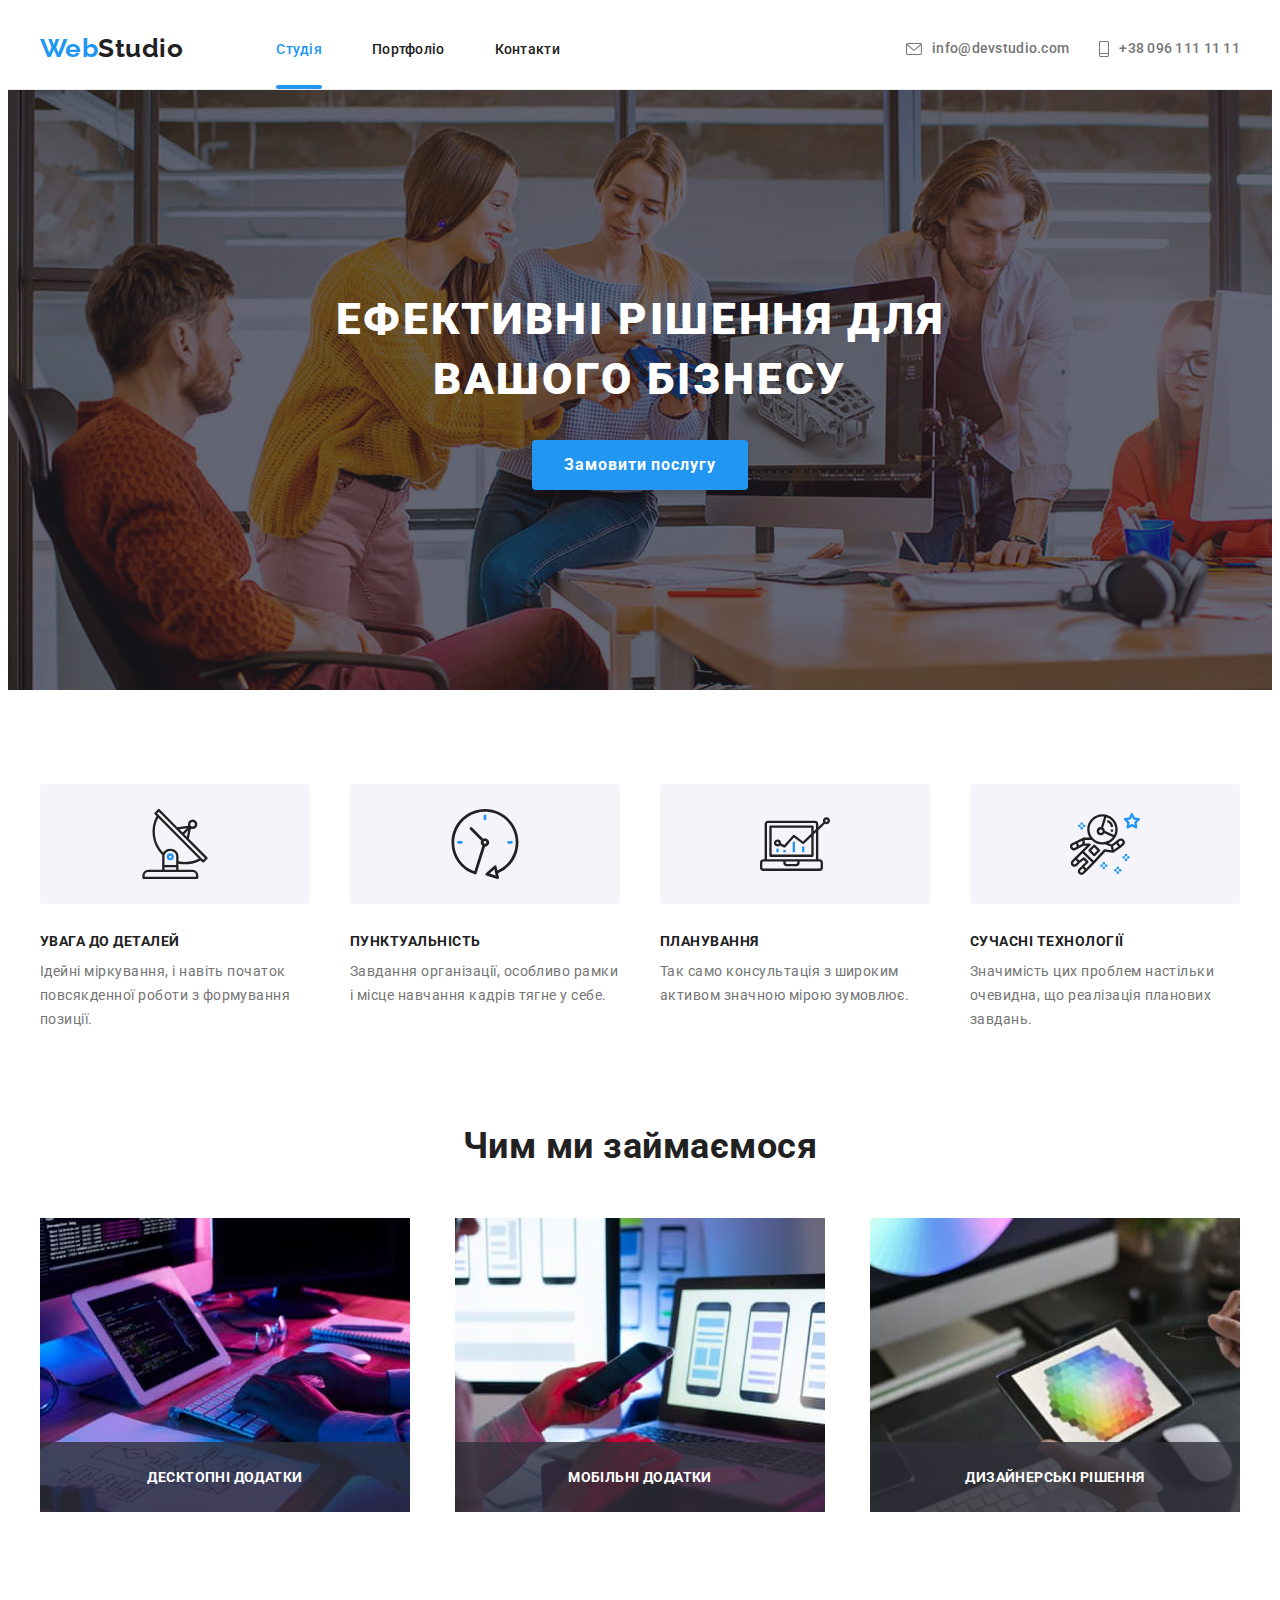
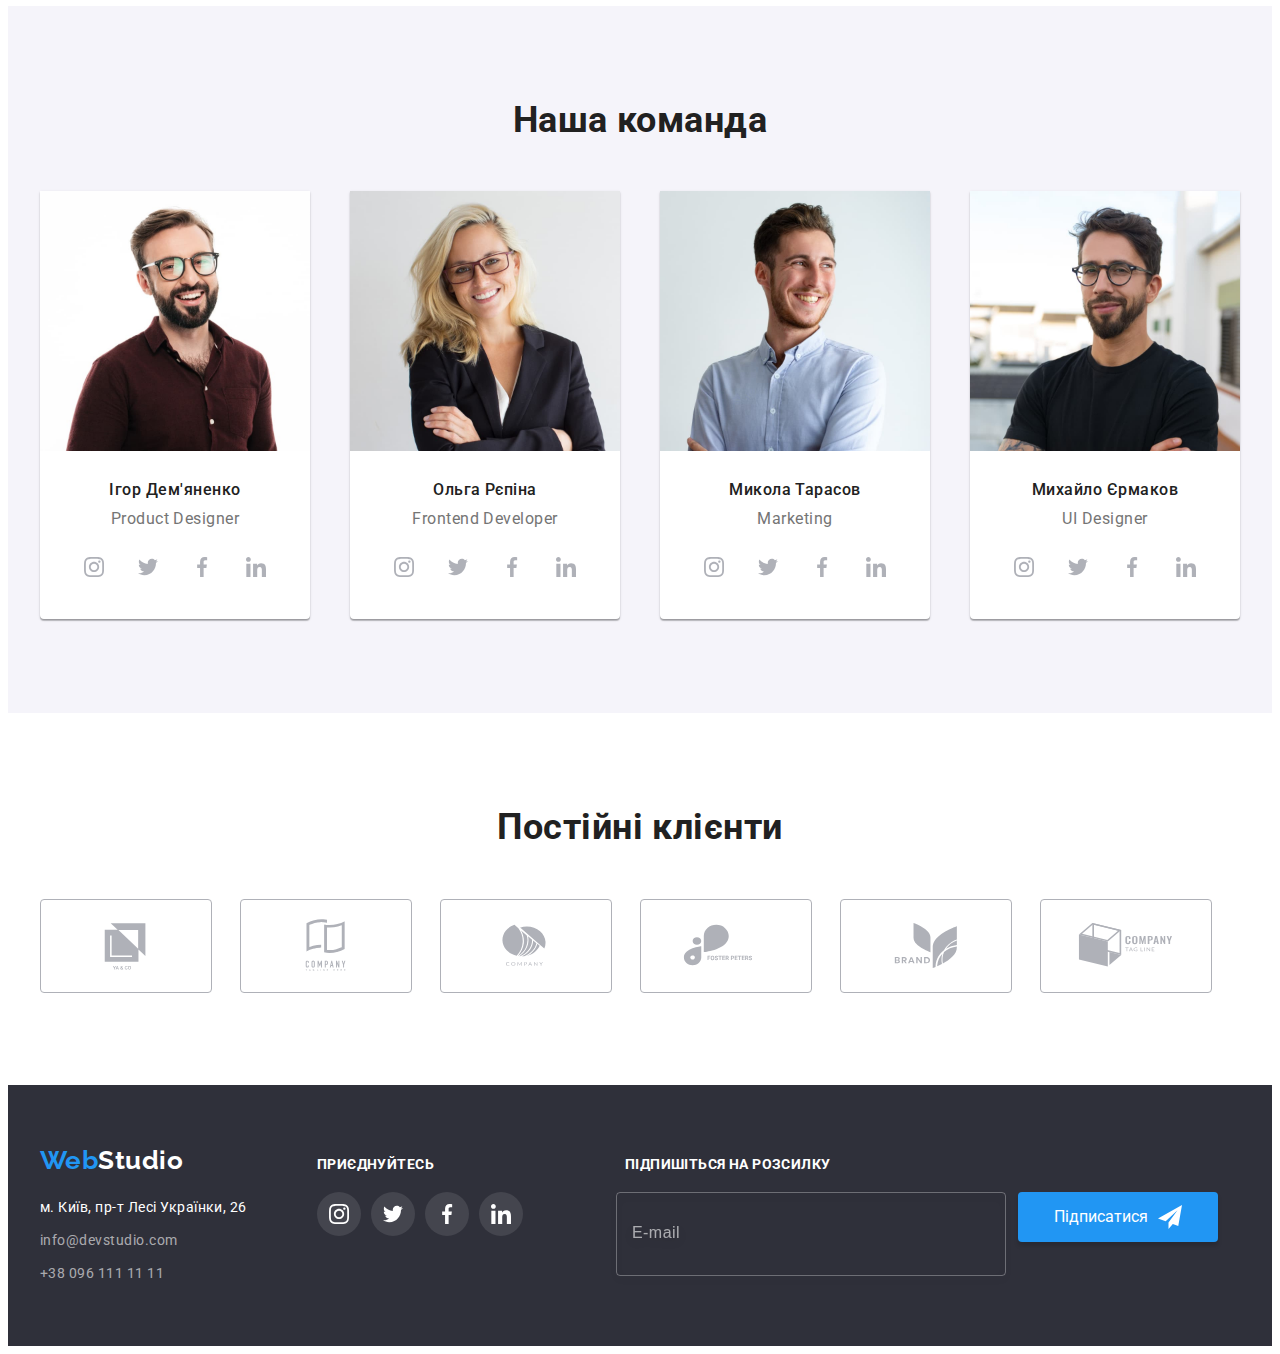
<file: index.html>
<!DOCTYPE html>
<html lang="uk">
  <head>
    <meta charset="UTF-8" />
    <meta http-equiv="X-UA-Compatible" content="IE=edge" />
    <meta name="viewport" content="width=device-width, initial-scale=1.0" />
    <link
      rel="stylesheet"
      href="https://cdnjs.cloudflare.com/ajax/libs/modern-normalize/1.1.0/modern-normalize.min.css"
      integrity="sha512-wpPYUAdjBVSE4KJnH1VR1HeZfpl1ub8YT/NKx4PuQ5NmX2tKuGu6U/JRp5y+Y8XG2tV+wKQpNHVUX03MfMFn9Q=="
      crossorigin="anonymous"
      referrerpolicy="no-referrer"
    />
    <link
      href="https://fonts.googleapis.com/css2?family=Raleway:wght@700&family=Roboto:wght@400;500;700;900&display=swap"
      rel="stylesheet"
    />
    <link rel="stylesheet" href="./css/styles.css" />
    <title>goit-murkup-hw-03</title>
  </head>
  <body>
    <header class="header">
      <div class="container header-container">
        <div class="header-wrapper">
          <a class="header-logo link" href="index.html" rel="html">
            <span class="header-logo-left">Web</span
            ><span class="header-logo-right">Studio</span>
          </a>

          <nav class="header-menu">
            <ul class="header-items">
              <li class="header-item">
                <a
                  class="item header-nav-link active"
                  href="index.html"
                  rel="html"
                  >Студія</a
                >
              </li>
              <li>
                <a class="item header-nav-link" href="portfolio.html" rel="html"
                  >Портфоліо</a
                >
              </li>
              <li class="header-item">
                <a class="item header-nav-link" href="">Контакти</a>
              </li>
            </ul>
          </nav>
        </div>

        <ul class="header-contacts">
          <li class="header-contact">
            <a
              class="item contact header-contact-link"
              href="mailto:info@devstudio.com"
            >
              <svg class="contact-icon" width="16" height="12">
                <use href="./images/svg/icons.svg#icon-envelope"></use>
              </svg>
              <span class="contact-info">info@devstudio.com</span>
            </a>
          </li>
          <li class="header-contact">
            <a class="item header-contact-link" href="tel:+380961111111">
              <svg class="contact-icon" width="10" height="16">
                <use href="./images/svg/icons.svg#icon-telephone"></use>
              </svg>
              <span class="contact-info">+38 096 111 11 11</span>
            </a>
          </li>
        </ul>
      </div>
    </header>

    <main>
      <section class="hero">
        <div class="overlay">
          <div class="container hero-container">
            <h1 class="hero-slogan">Ефективні рішення для вашого бізнесу</h1>
            <button class="button hero-button" type="button" data-modal-open>
              Замовити послугу
            </button>
          </div>
        </div>
      </section>

      <section class="qualities section">
        <div class="container">
          <ul class="qualities-items">
            <li class="qualities-item icon-antenna">
              <h3 class="quality-name">УВАГА ДО ДЕТАЛЕЙ</h3>
              <p class="quality-description">
                Ідейні міркування, і навіть початок повсякденної роботи з
                формування позиції.
              </p>
            </li>
            <li class="qualities-item icon-clock">
              <h3 class="quality-name">ПУНКТУАЛЬНІСТЬ</h3>
              <p class="quality-description">
                Завдання організації, особливо рамки і місце навчання кадрів
                тягне у себе.
              </p>
            </li>
            <li class="qualities-item icon-diagram">
              <h3 class="quality-name">ПЛАНУВАННЯ</h3>
              <p class="quality-description">
                Так само консультація з широким активом значною мірою зумовлює.
              </p>
            </li>
            <li class="qualities-item icon-astronaut">
              <h3 class="quality-name">СУЧАСНІ ТЕХНОЛОГІЇ</h3>
              <p class="quality-description">
                Значимість цих проблем настільки очевидна, що реалізація
                планових завдань.
              </p>
            </li>
          </ul>
        </div>
      </section>

      <section class="what-we-do">
        <div class="container">
          <h2 class="subtitle">Чим ми займаємося</h2>

          <ul class="what-we-do-items">
            <li class="what-we-do-item">
              <img
                src="images/close-up-image-programer-working-his-desk-office_1098-18707.jpg"
                alt="Програміст працює за столом"
                width="370"
                height="294"
              />
              <strong class="what-we-do-description">десктопні додатки</strong>
            </li>
            <li class="what-we-do-item">
              <img
                src="images/web-ui-designers-are-developing-application-smartphones-team-creators-is-working-interface-mobile-phones_8119-2713.jpg"
                alt="Програміст розробляє інтерфейс на мобільний телефон"
                width="370"
                height="294"
              />
              <strong class="what-we-do-description">мобільні додатки</strong>
            </li>
            <li class="what-we-do-item">
              <img
                src="images/creative-artist-web-design-with-working-colour-selection-graphic-tablet_35674-1119.jpg"
                alt="Дизайнер вибирає колір на планшеті"
                width="370"
                height="294"
              />
              <strong class="what-we-do-description"
                >дизайнерські рішення</strong
              >
            </li>
          </ul>
        </div>
      </section>

      <section class="staff section">
        <div class="container staff-container">
          <h2 class="subtitle">Наша команда</h2>

          <ul class="staff-cards">
            <li class="staff-card">
              <img
                class="staff-photo"
                src="images/staff/ihor-demyanenko.jpg"
                alt="Продукт дизайнер"
                width="270"
                height="260"
              />
              <h4 class="staff-name">Ігор Дем'яненко</h4>
              <p class="staff-position">Product Designer</p>
              <ul class="network-list">
                <li class="network-item">
                  <a
                    class="network-link"
                    href=""
                    target="_blank"
                    rel="noopener noreferrer"
                    aria-label="instagram"
                  >
                    <svg class="network-icon" width="20" height="20">
                      <use href="./images/svg/icons.svg#icon-instagram"></use>
                    </svg>
                  </a>
                </li>
                <li class="network-item">
                  <a
                    class="network-link"
                    href=""
                    target="_blank"
                    rel="noopener noreferrer"
                    aria-label="twitter"
                  >
                    <svg class="network-icon" width="20" height="20">
                      <use href="./images/svg/icons.svg#icon-twitter"></use>
                    </svg>
                  </a>
                </li>
                <li class="network-item">
                  <a
                    class="network-link"
                    href=""
                    target="_blank"
                    rel="noopener noreferrer"
                    aria-label="facebook"
                  >
                    <svg class="network-icon" width="20" height="20">
                      <use href="./images/svg/icons.svg#icon-facebook"></use>
                    </svg>
                  </a>
                </li>
                <li class="network-item">
                  <a
                    class="network-link"
                    href=""
                    target="_blank"
                    rel="noopener noreferrer"
                    aria-label="linkedin"
                  >
                    <svg class="network-icon" width="20" height="20">
                      <use href="./images/svg/icons.svg#icon-linkedin"></use>
                    </svg>
                  </a>
                </li>
              </ul>
            </li>
            <li class="staff-card">
              <img
                class="staff-photo"
                src="images/staff/olga-repina.jpg"
                alt="Фронтенд розробник"
                width="270"
                height="260"
              />
              <h4 class="staff-name">Ольга Рєпіна</h4>
              <p class="staff-position">Frontend Developer</p>
              <ul class="network-list">
                <li class="network-item">
                  <a
                    class="network-link"
                    href=""
                    target="_blank"
                    rel="noopener noreferrer"
                    aria-label="instagram"
                  >
                    <svg class="network-icon" width="20" height="20">
                      <use href="./images/svg/icons.svg#icon-instagram"></use>
                    </svg>
                  </a>
                </li>
                <li class="network-item">
                  <a
                    class="network-link"
                    href=""
                    target="_blank"
                    rel="noopener noreferrer"
                    aria-label="twitter"
                  >
                    <svg class="network-icon" width="20" height="20">
                      <use href="./images/svg/icons.svg#icon-twitter"></use>
                    </svg>
                  </a>
                </li>
                <li class="network-item">
                  <a
                    class="network-link"
                    href=""
                    target="_blank"
                    rel="noopener noreferrer"
                    aria-label="facebook"
                  >
                    <svg class="network-icon" width="20" height="20">
                      <use href="./images/svg/icons.svg#icon-facebook"></use>
                    </svg>
                  </a>
                </li>
                <li class="network-item">
                  <a
                    class="network-link"
                    href=""
                    target="_blank"
                    rel="noopener noreferrer"
                    aria-label="linkedin"
                  >
                    <svg class="network-icon" width="20" height="20">
                      <use href="./images/svg/icons.svg#icon-linkedin"></use>
                    </svg>
                  </a>
                </li>
              </ul>
            </li>
            <li class="staff-card">
              <img
                class="staff-photo"
                src="images/staff/mykola-tarasov.jpg"
                alt="Маркетолог"
                width="270"
                height="260"
              />
              <h4 class="staff-name">Микола Тарасов</h4>
              <p class="staff-position">Marketing</p>
              <ul class="network-list">
                <li class="network-item">
                  <a
                    class="network-link"
                    href=""
                    target="_blank"
                    rel="noopener noreferrer"
                    aria-label="instagram"
                  >
                    <svg class="network-icon" width="20" height="20">
                      <use href="./images/svg/icons.svg#icon-instagram"></use>
                    </svg>
                  </a>
                </li>
                <li class="network-item">
                  <a
                    class="network-link"
                    href=""
                    target="_blank"
                    rel="noopener noreferrer"
                    aria-label="twitter"
                  >
                    <svg class="network-icon" width="20" height="20">
                      <use href="./images/svg/icons.svg#icon-twitter"></use>
                    </svg>
                  </a>
                </li>
                <li class="network-item">
                  <a
                    class="network-link"
                    href=""
                    target="_blank"
                    rel="noopener noreferrer"
                    aria-label="facebook"
                  >
                    <svg class="network-icon" width="20" height="20">
                      <use href="./images/svg/icons.svg#icon-facebook"></use>
                    </svg>
                  </a>
                </li>
                <li class="network-item">
                  <a
                    class="network-link"
                    href=""
                    target="_blank"
                    rel="noopener noreferrer"
                    aria-label="linkedin"
                  >
                    <svg class="network-icon" width="20" height="20">
                      <use href="./images/svg/icons.svg#icon-linkedin"></use>
                    </svg>
                  </a>
                </li>
              </ul>
            </li>
            <li class="staff-card">
              <img
                class="staff-photo"
                src="images/staff/mykhailo-yermakov.jpg"
                alt="Дизайнер інтерфейсу"
                width="270"
                height="260"
              />
              <h4 class="staff-name">Михайло Єрмаков</h4>
              <p class="staff-position">UI Designer</p>
              <ul class="network-list">
                <li class="network-item">
                  <a
                    class="network-link"
                    href=""
                    target="_blank"
                    rel="noopener noreferrer"
                    aria-label="instagram"
                  >
                    <svg class="network-icon" width="20" height="20">
                      <use href="./images/svg/icons.svg#icon-instagram"></use>
                    </svg>
                  </a>
                </li>
                <li class="network-item">
                  <a
                    class="network-link"
                    href=""
                    target="_blank"
                    rel="noopener noreferrer"
                    aria-label="twitter"
                  >
                    <svg class="network-icon" width="20" height="20">
                      <use href="./images/svg/icons.svg#icon-twitter"></use>
                    </svg>
                  </a>
                </li>
                <li class="network-item">
                  <a
                    class="network-link"
                    href=""
                    target="_blank"
                    rel="noopener noreferrer"
                    aria-label="facebook"
                  >
                    <svg class="network-icon" width="20" height="20">
                      <use href="./images/svg/icons.svg#icon-facebook"></use>
                    </svg>
                  </a>
                </li>
                <li class="network-item">
                  <a
                    class="network-link"
                    href=""
                    target="_blank"
                    rel="noopener noreferrer"
                    aria-label="linkedin"
                  >
                    <svg class="network-icon" width="20" height="20">
                      <use href="./images/svg/icons.svg#icon-linkedin"></use>
                    </svg>
                  </a>
                </li>
              </ul>
            </li>
          </ul>
        </div>
      </section>

      <section class="customer section">
        <div class="container">
          <h2 class="subtitle">Постійні клієнти</h2>

          <ul class="customer-list">
            <li class="customer-item" href="/">
              <a class="customer-link" href="/">
                <svg class="customer-icon" width="106" height="60">
                  <use href="./images/svg/icons.svg#icon-yaco"></use>
                </svg>
              </a>
            </li>
            <li class="customer-item">
              <a class="customer-link" href="/">
                <svg class="customer-icon" width="106" height="60">
                  <use
                    href="./images/svg/icons.svg#icon-tag-line-here-company"
                  ></use>
                </svg>
              </a>
            </li>
            <li class="customer-item">
              <a class="customer-link" href="/">
                <svg class="customer-icon" width="106" height="60">
                  <use href="./images/svg/icons.svg#icon-company"></use>
                </svg>
              </a>
            </li>
            <li class="customer-item">
              <a class="customer-link" href="/">
                <svg class="customer-icon" width="106" height="60">
                  <use href="./images/svg/icons.svg#icon-foster-peters"></use>
                </svg>
              </a>
            </li>
            <li class="customer-item">
              <a class="customer-link" href="/">
                <svg class="customer-icon" width="106" height="60">
                  <use href="./images/svg/icons.svg#icon-brand"></use>
                </svg>
              </a>
            </li>
            <li class="customer-item">
              <a class="customer-link" href="/">
                <svg class="customer-icon" width="106" height="60">
                  <use
                    href="./images/svg/icons.svg#icon-tag-line-company"
                  ></use>
                </svg>
              </a>
            </li>
          </ul>
        </div>
      </section>
    </main>

    <footer class="footer">
      <div class="container footer-container">
        <div class="footer-links">
          <a class="footer-logo" href="index.html" rel="html"
            ><span class="footer-logo-left">Web</span
            ><span class="footer-logo-right">Studio</span></a
          >

          <address class="footer-address">
            <div class="footer-contacts">
              <p class="footer-address-str">м. Київ, пр-т Лесі Українки, 26</p>

              <a class="footer-address-link" href="mailto:info@devstudio.com"
                >info@devstudio.com</a
              >
              <a class="footer-address-link" href="tel:+380961111111"
                >+38 096 111 11 11</a
              >
            </div>
          </address>
        </div>
        <div class="footer-networks">
          <h4 class="footer-subtitle">приєднуйтесь</h4>
          <ul class="network-list">
            <li class="network-item">
              <a
                class="network-link footer-network-link"
                href=""
                target="_blank"
                rel="noopener noreferrer"
                aria-label="instagram"
              >
                <svg class="network-icon" width="20" height="20">
                  <use href="./images/svg/icons.svg#icon-instagram"></use>
                </svg>
              </a>
            </li>
            <li class="network-item">
              <a
                class="network-link footer-network-link"
                href=""
                target="_blank"
                rel="noopener noreferrer"
                aria-label="twitter"
              >
                <svg class="network-icon" width="20" height="20">
                  <use href="./images/svg/icons.svg#icon-twitter"></use>
                </svg>
              </a>
            </li>
            <li class="network-item">
              <a
                class="network-link footer-network-link"
                href=""
                target="_blank"
                rel="noopener noreferrer"
                aria-label="facebook"
              >
                <svg class="network-icon" width="20" height="20">
                  <use href="./images/svg/icons.svg#icon-facebook"></use>
                </svg>
              </a>
            </li>
            <li class="network-item">
              <a
                class="network-link footer-network-link"
                href=""
                target="_blank"
                rel="noopener noreferrer"
                aria-label="linkedin"
              >
                <svg class="network-icon" width="20" height="20">
                  <use href="./images/svg/icons.svg#icon-linkedin"></use>
                </svg>
              </a>
            </li>
          </ul>
        </div>

        <form class="footer-form">
          <label class="footer-email-label">
            <p class="footer-label-text">Підпишіться на розсилку</p>
            <div class="footer-inner-wrapper">
              <input
                class="footer-form-input"
                name="email_field"
                id="email_field"
                type="email"
                placeholder="E-mail"
              />
              <button class="footer-form-button" type="submit">
                Підписатися
                <svg class="footer-button-img" width="24" height="24">
                  <use href="./images/svg/icons.svg#icon-send"></use>
                </svg>
              </button>
            </div>
          </label>
        </form>
      </div>
    </footer>

    <div class="backdrop is-hidden" data-modal>
      <div class="modal">
        <button class="modal-close-btn" type="button" data-modal-close>
          <svg class="modal-close-icon" width="18" height="18">
            <use href="./images/svg/icons.svg#icon-close-black"></use>
          </svg>
        </button>

        <form class="modal-form">
          <p class="modal-title">Залиште свої дані, ми вам передзвонимо</p>

          <div class="modal-fields-wrapper">
            <label class="modal-label">
              <p class="modal-label-text">Ім'я</p>
              <input class="modal-field" type="text" />
              <svg class="modal-form-icon" width="18" height="18">
                <use href="./images/svg/icons.svg#icon-person-black"></use>
              </svg>
            </label>
            <label class="modal-label">
              <p class="modal-label-text">Телефон</p>
              <input class="modal-field" type="tel" />
              <svg class="modal-form-icon" width="18" height="18">
                <use href="./images/svg/icons.svg#icon-phone-black"></use>
              </svg>
            </label>
            <label class="modal-label">
              <p class="modal-label-text">Пошта</p>
              <input class="modal-field" type="email" />
              <svg class="modal-form-icon" width="18" height="18">
                <use href="./images/svg/icons.svg#icon-email-black"></use>
              </svg>
            </label>
            <label class="modal-label">
              <p class="modal-label-text">Коментар</p>
              <textarea
                class="modal-textarea"
                name=""
                id=""
                placeholder="Введіть текст"
              ></textarea>
            </label>
          </div>

          <label class="modal-label modal-end-label" for="modal_chackbox">
            <input
              class="modal-checkbox"
              type="checkbox"
              name="modal_chackbox"
              id="modal_chackbox"
            />
            <p class="modal-checkbutton-label-text">
              Погоджуюся з розсилкою та приймаю
              <a class="modal-link" href="">Умови договору</a>
            </p>
          </label>

          <button class="modal-submit-btn" type="submit">Відправити</button>
        </form>
      </div>
    </div>

    <script src="./js/modal.js"></script>
  </body>
</html>
</file>
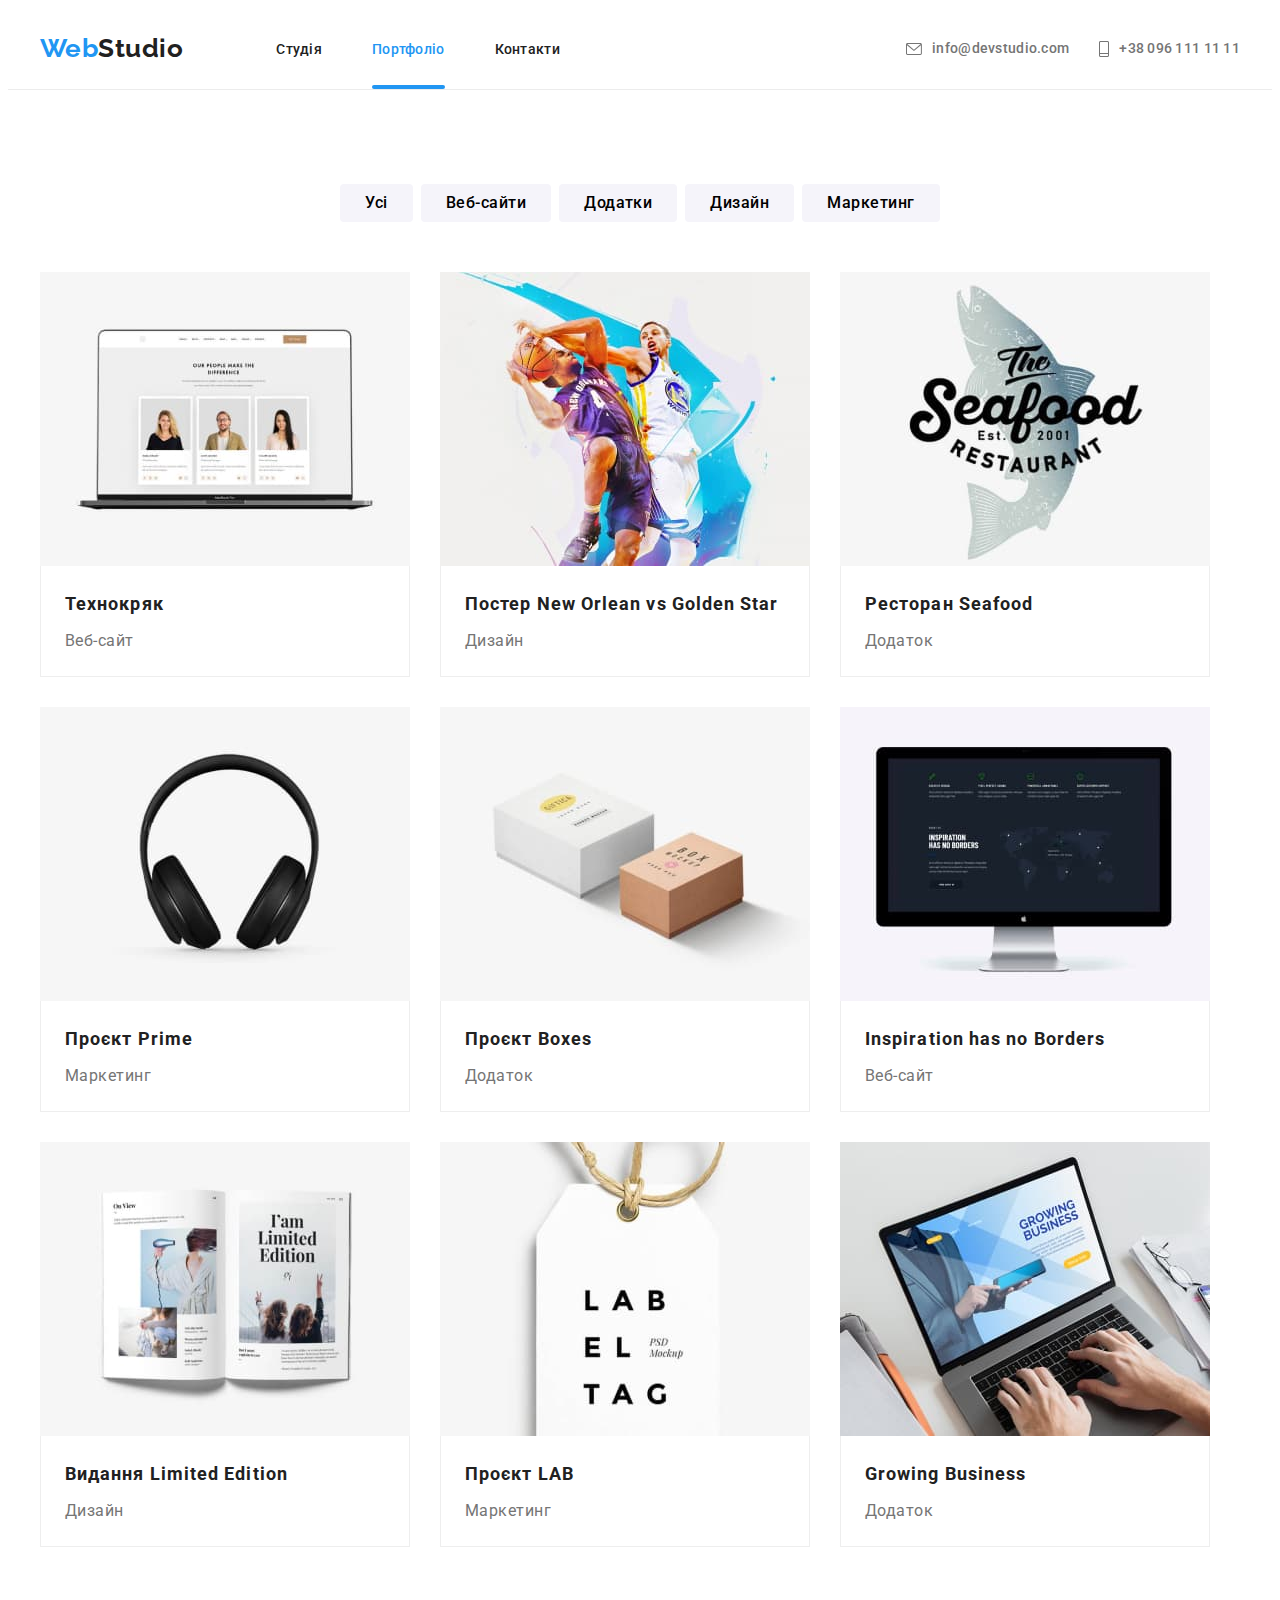
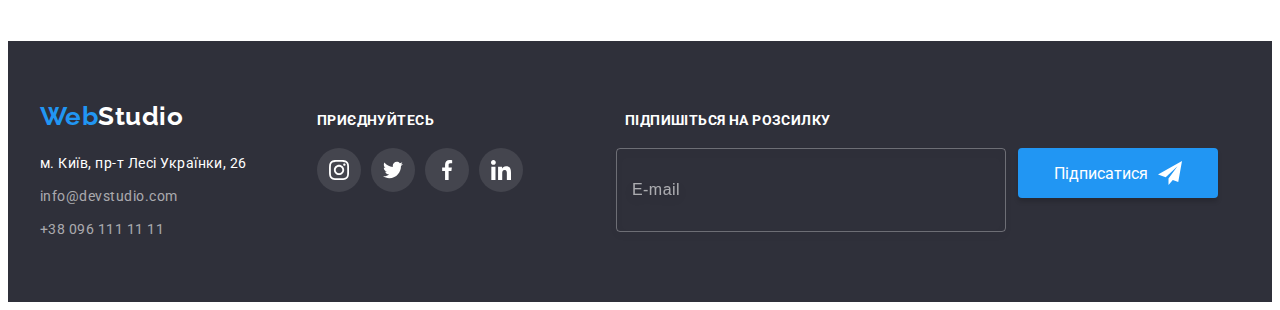
<file: portfolio.html>
<!DOCTYPE html>
<html lang="uk">
  <head>
    <meta charset="UTF-8" />
    <meta http-equiv="X-UA-Compatible" content="IE=edge" />
    <meta name="viewport" content="width=device-width, initial-scale=1.0" />
    <link
      rel="stylesheet"
      href="https://cdnjs.cloudflare.com/ajax/libs/modern-normalize/1.1.0/modern-normalize.min.css"
      integrity="sha512-wpPYUAdjBVSE4KJnH1VR1HeZfpl1ub8YT/NKx4PuQ5NmX2tKuGu6U/JRp5y+Y8XG2tV+wKQpNHVUX03MfMFn9Q=="
      crossorigin="anonymous"
      referrerpolicy="no-referrer"
    />
    <link
      href="https://fonts.googleapis.com/css2?family=Raleway:wght@700&family=Roboto:wght@400;500;700;900&display=swap"
      rel="stylesheet"
    />
    <link rel="stylesheet" href="./css/styles.css" />
    <title>goit-murkup-hw-03</title>
  </head>
  <body>
    <header class="header">
      <div class="container header-container">
        <div class="header-wrapper">
          <a class="header-logo link" href="index.html" rel="html">
            <span class="header-logo-left">Web</span
            ><span class="header-logo-right">Studio</span>
          </a>

          <nav class="header-menu">
            <ul class="header-items">
              <li class="header-item">
                <a class="item header-nav-link" href="index.html" rel="html"
                  >Студія</a
                >
              </li>
              <li>
                <a
                  class="item header-nav-link active"
                  href="portfolio.html"
                  rel="html"
                  >Портфоліо</a
                >
              </li>
              <li class="header-item">
                <a class="item header-nav-link" href="">Контакти</a>
              </li>
            </ul>
          </nav>
        </div>

        <ul class="header-contacts">
          <li class="header-contact">
            <a
              class="item contact header-contact-link"
              href="mailto:info@devstudio.com"
            >
              <svg class="contact-icon" width="16" height="12">
                <use href="./images/svg/icons.svg#icon-envelope"></use>
              </svg>
              <span class="contact-info">info@devstudio.com</span>
            </a>
          </li>
          <li class="header-contact">
            <a class="item header-contact-link" href="tel:+380961111111">
              <svg class="contact-icon" width="10" height="16">
                <use href="./images/svg/icons.svg#icon-telephone"></use>
              </svg>
              <span class="contact-info">+38 096 111 11 11</span>
            </a>
          </li>
        </ul>
      </div>
    </header>

    <main>
      <section class="filter section">
        <div class="container">
          <ul class="filter-items">
            <li class="filter-item">
              <button class="filter-button" type="button">Усі</button>
            </li>
            <li class="filter-item">
              <button class="filter-button" type="button">Веб-сайти</button>
            </li>
            <li class="filter-item">
              <button class="filter-button" type="button">Додатки</button>
            </li>
            <li class="filter-item">
              <button class="filter-button" type="button">Дизайн</button>
            </li>
            <li class="filter-item">
              <button class="filter-button" type="button">Маркетинг</button>
            </li>
          </ul>

          <ul class="portfolio-items">
            <li class="portfolio-item">
              <a class="portfolio-link" href="">
                <div class="portfolio-img-wrapper">
                  <img
                    class="portfolio-img"
                    src="images/projects/технокряк.jpg"
                    alt="Макбук з відкритим веб-сайтом"
                    width="370"
                    height="294"
                  />
                  <p class="portfolio-description">
                    Ресурс пропонує комплексні пропозиції з різним рівнем
                    функціоналу та сервісів. Все це дозволить відвідувачу
                    отримати вичерпні відомості про компанію чи приватну особу.
                  </p>
                </div>

                <div class="portfolio-info">
                  <h3 class="portfolio-title">Технокряк</h3>
                  <p class="portfolio-type">Веб-сайт</p>
                </div>
              </a>
            </li>
            <li class="portfolio-item">
              <a class="portfolio-link" href="">
                <div class="portfolio-img-wrapper">
                  <img
                    src="images/projects/постер-new-orlean-vs-golden-star.jpg"
                    alt="Постер New Orlean vs Golden Star"
                    width="370"
                    height="294"
                  />
                  <p class="portfolio-description">
                    Ресурс пропонує комплексні пропозиції з різним рівнем
                    функціоналу та сервісів. Все це дозволить відвідувачу
                    отримати вичерпні відомості про компанію чи приватну особу.
                  </p>
                </div>
                <div class="portfolio-info">
                  <h3 class="portfolio-title">
                    Постер New Orlean vs Golden Star
                  </h3>
                  <p class="portfolio-type">Дизайн</p>
                </div>
              </a>
            </li>
            <li class="portfolio-item">
              <a class="portfolio-link" href="">
                <div class="portfolio-img-wrapper">
                  <img
                    src="images/projects/ресторан-seafood.jpg"
                    alt="Логотип ресторану seafood"
                    width="370"
                    height="294"
                  />
                  <p class="portfolio-description">
                    Ресурс пропонує комплексні пропозиції з різним рівнем
                    функціоналу та сервісів. Все це дозволить відвідувачу
                    отримати вичерпні відомості про компанію чи приватну особу.
                  </p>
                </div>
                <div class="portfolio-info">
                  <h3 class="portfolio-title">Ресторан Seafood</h3>
                  <p class="portfolio-type">Додаток</p>
                </div>
              </a>
            </li>
            <li class="portfolio-item">
              <a class="portfolio-link" href="">
                <div class="portfolio-img-wrapper">
                  <img
                    src="images/projects/проєкт-prime.jpg"
                    alt="Чорні накладні навушники"
                    width="370"
                    height="294"
                  />
                  <p class="portfolio-description">
                    Ресурс пропонує комплексні пропозиції з різним рівнем
                    функціоналу та сервісів. Все це дозволить відвідувачу
                    отримати вичерпні відомості про компанію чи приватну особу.
                  </p>
                </div>
                <div class="portfolio-info">
                  <h3 class="portfolio-title">Проєкт Prime</h3>
                  <p class="portfolio-type">Маркетинг</p>
                </div>
              </a>
            </li>
            <li class="portfolio-item">
              <a class="portfolio-link" href="">
                <div class="portfolio-img-wrapper">
                  <img
                    src="images/projects/проєкт-boxes.jpg"
                    alt="Біла велика та коричнева маленька коробка"
                    width="370"
                    height="294"
                  />
                  <p class="portfolio-description">
                    Ресурс пропонує комплексні пропозиції з різним рівнем
                    функціоналу та сервісів. Все це дозволить відвідувачу
                    отримати вичерпні відомості про компанію чи приватну особу.
                  </p>
                </div>
                <div class="portfolio-info">
                  <h3 class="portfolio-title">Проєкт Boxes</h3>
                  <p class="portfolio-type">Додаток</p>
                </div>
              </a>
            </li>
            <li class="portfolio-item">
              <a class="portfolio-link" href="">
                <div class="portfolio-img-wrapper">
                  <img
                    src="images/projects/inspiration-has no-borders.jpg"
                    alt="Аймак"
                    width="370"
                    height="294"
                  />
                  <p class="portfolio-description">
                    Ресурс пропонує комплексні пропозиції з різним рівнем
                    функціоналу та сервісів. Все це дозволить відвідувачу
                    отримати вичерпні відомості про компанію чи приватну особу.
                  </p>
                </div>
                <div class="portfolio-info">
                  <h3 class="portfolio-title">Inspiration has no Borders</h3>
                  <p class="portfolio-type">Веб-сайт</p>
                </div>
              </a>
            </li>
            <li class="portfolio-item">
              <a class="portfolio-link" href="">
                <div class="portfolio-img-wrapper">
                  <img
                    src="images/projects/видання-limited-edition.jpg"
                    alt="Відкрита книга"
                    width="370"
                    height="294"
                  />
                  <p class="portfolio-description">
                    Ресурс пропонує комплексні пропозиції з різним рівнем
                    функціоналу та сервісів. Все це дозволить відвідувачу
                    отримати вичерпні відомості про компанію чи приватну особу.
                  </p>
                </div>
                <div class="portfolio-info">
                  <h3 class="portfolio-title">Видання Limited Edition</h3>
                  <p class="portfolio-type">Дизайн</p>
                </div>
              </a>
            </li>
            <li class="portfolio-item">
              <a class="portfolio-link" href="">
                <div class="portfolio-img-wrapper">
                  <img
                    src="images/projects/проєкт-lab.jpg"
                    alt="Біла бірка"
                    width="370"
                    height="294"
                  />
                  <p class="portfolio-description">
                    Ресурс пропонує комплексні пропозиції з різним рівнем
                    функціоналу та сервісів. Все це дозволить відвідувачу
                    отримати вичерпні відомості про компанію чи приватну особу.
                  </p>
                </div>
                <div class="portfolio-info">
                  <h3 class="portfolio-title">Проєкт LAB</h3>
                  <p class="portfolio-type">Маркетинг</p>
                </div>
              </a>
            </li>
            <li class="portfolio-item">
              <a class="portfolio-link" href="">
                <div class="portfolio-img-wrapper">
                  <img
                    src="images/projects/growing-business.jpg"
                    alt="Чоловік друкує на макбуці"
                    width="370"
                    height="294"
                  />
                  <p class="portfolio-description">
                    Ресурс пропонує комплексні пропозиції з різним рівнем
                    функціоналу та сервісів. Все це дозволить відвідувачу
                    отримати вичерпні відомості про компанію чи приватну особу.
                  </p>
                </div>
                <div class="portfolio-info">
                  <h3 class="portfolio-title">Growing Business</h3>
                  <p class="portfolio-type">Додаток</p>
                </div>
              </a>
            </li>
          </ul>
        </div>
      </section>
    </main>

    <footer class="footer">
      <div class="container footer-container">
        <div class="footer-links">
          <a class="footer-logo" href="index.html" rel="html"
            ><span class="footer-logo-left">Web</span
            ><span class="footer-logo-right">Studio</span></a
          >

          <address class="footer-address">
            <div class="footer-contacts">
              <p class="footer-address-str">м. Київ, пр-т Лесі Українки, 26</p>

              <a class="footer-address-link" href="mailto:info@devstudio.com"
                >info@devstudio.com</a
              >
              <a class="footer-address-link" href="tel:+380961111111"
                >+38 096 111 11 11</a
              >
            </div>
          </address>
        </div>
        <div class="footer-networks">
          <h4 class="footer-subtitle">приєднуйтесь</h4>
          <ul class="network-list">
            <li class="network-item">
              <a
                class="network-link footer-network-link"
                href=""
                target="_blank"
                rel="noopener noreferrer"
                aria-label="instagram"
              >
                <svg class="network-icon" width="20" height="20">
                  <use href="./images/svg/icons.svg#icon-instagram"></use>
                </svg>
              </a>
            </li>
            <li class="network-item">
              <a
                class="network-link footer-network-link"
                href=""
                target="_blank"
                rel="noopener noreferrer"
                aria-label="twitter"
              >
                <svg class="network-icon" width="20" height="20">
                  <use href="./images/svg/icons.svg#icon-twitter"></use>
                </svg>
              </a>
            </li>
            <li class="network-item">
              <a
                class="network-link footer-network-link"
                href=""
                target="_blank"
                rel="noopener noreferrer"
                aria-label="facebook"
              >
                <svg class="network-icon" width="20" height="20">
                  <use href="./images/svg/icons.svg#icon-facebook"></use>
                </svg>
              </a>
            </li>
            <li class="network-item">
              <a
                class="network-link footer-network-link"
                href=""
                target="_blank"
                rel="noopener noreferrer"
                aria-label="linkedin"
              >
                <svg class="network-icon" width="20" height="20">
                  <use href="./images/svg/icons.svg#icon-linkedin"></use>
                </svg>
              </a>
            </li>
          </ul>
        </div>

        <form class="footer-form">
          <label class="footer-email-label">
            <p class="footer-label-text">Підпишіться на розсилку</p>
            <div class="footer-inner-wrapper">
              <input
                class="footer-form-input"
                name="email_field"
                id="email_field"
                type="email"
                placeholder="E-mail"
              />
              <button class="footer-form-button" type="submit">
                Підписатися
                <svg class="footer-button-img" width="24" height="24">
                  <use href="./images/svg/icons.svg#icon-send"></use>
                </svg>
              </button>
            </div>
          </label>
        </form>
      </div>
    </footer>
  </body>
</html>
</file>
<file: css/styles.css>
:root {
  --main-text-color: #212121;
  --secondary-text-color: #757575;
  --interactive-color: #2196f3;
  --bg-color: #2f303a;
  --text-color-on-dark-bg: #ffffff;
  --addr-color: rgba(255, 255, 255, 0.6);
  --portfolio-bg-color: #f5f4fa;
  --svg-default-color: #afb1b8;

  --transitions: cubic-bezier(0.4, 0, 0.2, 1);
  --transitions-time: 250ms;
}

body {
  font-family: "Roboto", sans-serif;
  letter-spacing: 0.03em;
  color: var(--main-text-color);
}

input,
textarea {
  outline: unset;
}

p {
  margin: 0;
}

ul,
ol {
  list-style: none;
  padding: 0;
  margin: 0;
}

img {
  display: block;
  max-width: 100%;
  height: auto;
}

button {
  font-family: inherit;
  border-radius: 4px;
  font-size: 16px;
  cursor: pointer;
  border: none;
}

h1,
h2,
h3,
h4,
h5,
h6 {
  margin: 0;
}

a {
  text-decoration: none;
}

header {
  border-bottom: 1px solid #ececec;
  /* height: 80px; */
}

.container {
  width: 1200px;
  padding-left: 15px;
  padding-right: 15px;
  margin: 0 auto;
}

.section {
  padding-top: 94px;
  padding-bottom: 94px;
}

.header-container {
  display: flex;
  justify-content: space-between;
  align-items: center;
  padding-top: 25px;
  padding-bottom: 25px;
}

.header-wrapper {
  display: flex;
  gap: 93px;
}

.header-menu {
  display: flex;
  justify-content: center;
}

.header-items {
  display: flex;
  gap: 50px;
  align-items: center;
}

.header-contacts {
  display: flex;
  gap: 30px;
  align-items: center;
}

.header-logo {
  font-family: "Raleway", sans-serif;
  font-weight: 700;
  font-size: 26px;
  line-height: 1.2;
}

.header-logo-left {
  color: var(--interactive-color);
}

.header-logo-right {
  color: var(--main-text-color);
}

.header-nav-link {
  color: var(--main-text-color);
  padding: 10px 0;
  transition: color var(--transitions-time) var(--transitions);
}

.header-nav-link.active {
  position: relative;
  color: var(--interactive-color);
}

.header-nav-link.active::after {
  content: "";
  display: block;
  position: absolute;

  width: 100%;
  height: 4px;
  bottom: -62%;

  background-color: var(--interactive-color);
  border-radius: 2px;
}

.header-contact-link {
  display: flex;
  align-items: center;
  justify-content: space-between;
  gap: 10px;

  color: var(--secondary-text-color);

  transition: color var(--transitions-time) var(--transitions);
}

.contact-icon {
  fill: currentColor;

  transition: fill var(--transitions-time) var(--transitions);
}

.header-contact-link:hover,
.header-contact-link:focus,
.header-nav-link:hover,
.header-nav-link:focus {
  color: var(--interactive-color);
}

.item {
  font-weight: 500;
  font-size: 14px;
  line-height: 1.14;
  letter-spacing: 0.02em;
}

.hero {
  background-color: var(--bg-color);
}

.overlay {
  height: 600px;
  max-width: 1600px;

  margin-left: auto;
  margin-right: auto;

  background-image: linear-gradient(
      rgba(47, 48, 58, 0.4),
      rgba(47, 48, 58, 0.4)
    ),
    url("../images/hero-bg.jpg");
  background-repeat: no-repeat;
  background-size: cover;
}

.hero-container {
  padding-top: 200px;
  padding-bottom: 200px;
}

.hero-slogan {
  max-width: 700px;
  margin: 0 auto;

  font-weight: 900;
  font-size: 44px;
  line-height: 1.36;
  text-align: center;
  letter-spacing: 0.06em;
  text-transform: uppercase;

  color: var(--text-color-on-dark-bg);
}

.hero-button {
  display: block;
  margin: 30px auto;
  min-width: 216px;
  min-height: 50px;

  background: var(--interactive-color);
  box-shadow: 0px 4px 4px rgba(0, 0, 0, 0.15);
  font-weight: 700;
  line-height: 1.88;

  text-align: center;
  letter-spacing: 0.06em;

  color: var(--text-color-on-dark-bg);
}

.qualities-items {
  display: flex;

  justify-content: space-between;
}

.qualities-item {
  width: 270px;
}

.qualities-item::before {
  content: "";
  display: block;
  margin-bottom: 30px;
  height: 120px;

  background: var(--portfolio-bg-color);
  background-repeat: no-repeat;
  background-position: center;

  border-radius: 4px;
}

.icon-antenna::before {
  background-image: url("../images/svg/antenna.svg");
}

.icon-clock::before {
  background-image: url("../images/svg/clock.svg");
}

.icon-diagram::before {
  background-image: url("../images/svg/diagram.svg");
}

.icon-astronaut::before {
  background-image: url("../images/svg/astronaut.svg");
}

.quality-name {
  font-weight: 700;
  font-size: 14px;
  line-height: 1.14;
  text-transform: uppercase;
}

.quality-description {
  margin-top: 10px;

  font-size: 14px;
  line-height: 1.71;

  color: var(--secondary-text-color);
}

.subtitle {
  font-weight: 700;
  font-size: 36px;
  line-height: 1.16;
  text-align: center;
}

.what-we-do {
  padding-bottom: 94px;
}

.what-we-do-items {
  display: flex;
  justify-content: space-between;
  margin: 50px 0 0 0;
}

.what-we-do-item:not(:last-child) {
  margin-right: 30px;
}

.what-we-do-item {
  position: relative;
}

.what-we-do-description {
  display: inline-block;
  width: 100%;

  position: absolute;
  padding-top: 27px;
  padding-bottom: 27px;

  font-weight: 700;
  font-size: 14px;
  line-height: calc(16 / 14);
  text-align: center;
  letter-spacing: 0.03em;
  text-transform: uppercase;

  color: var(--text-color-on-dark-bg);
  background-color: rgba(47, 48, 58, 0.8);

  transform: translateY(-100%);
}

.staff {
  background: var(--portfolio-bg-color);
}

.staff-cards {
  display: flex;
  justify-content: space-between;
  margin-top: 50px;
}

.staff-card {
  padding-bottom: 30px;

  background-color: #ffffff;
  border-radius: 0px 0px 4px 4px;
  box-shadow: 0px 1px 3px rgba(0, 0, 0, 0.12), 0px 1px 1px rgba(0, 0, 0, 0.14),
    0px 2px 1px rgba(0, 0, 0, 0.2);
}

.staff-photo {
  background: var(--secondary-text-color);
}

.staff-name {
  margin-top: 30px;

  font-weight: 500;
  line-height: 1.18;
  text-align: center;
}

.staff-position {
  margin-top: 10px;

  line-height: 1.18;
  text-align: center;

  color: var(--secondary-text-color);
}

.network-list {
  display: flex;
  justify-content: center;
  gap: 10px;
  margin-top: 16px;
}

.network-link {
  display: flex;
  justify-content: center;
  align-items: center;

  width: 44px;
  height: 44px;

  color: var(--svg-default-color);

  border-radius: 50%;

  transition: color var(--transitions-time) var(--transitions),
    background-color var(--transitions-time) var(--transitions);
}

.network-icon {
  fill: currentColor;

  transition: fill var(--transitions-time) var(--transitions);
}

.network-link:hover,
.network-link:focus {
  color: var(--text-color-on-dark-bg);
  background-color: var(--interactive-color);
}

.customer-list {
  display: flex;
  margin-top: 50px;
  gap: 30px;
  /* flex-wrap: wrap; */
}

.customer-item {
  width: 170px;
  height: 92px;
}

.customer-link {
  /* display: block; */
  width: 100%;
  height: 100%;

  display: flex;
  justify-content: center;
  align-items: center;

  color: var(--svg-default-color);

  border: 1px solid var(--svg-default-color);
  border-radius: 4px;

  transition: color var(--transitions-time) var(--transitions),
    border-color var(--transitions-time) var(--transitions);
}

.customer-link:hover,
.customer-link:focus {
  color: var(--interactive-color);
  border-color: var(--interactive-color);
}

.customer-icon {
  fill: currentColor;

  transition: fill var(--transitions-time) var(--transitions);
}

.filter-items {
  display: flex;
  justify-content: center;
}

.filter-button {
  padding: 6px 25px;

  font-weight: 500;
  line-height: 1.62;
  text-align: center;
  letter-spacing: 0.03em;

  background: var(--portfolio-bg-color);

  transition: background-color var(--transitions-time) var(--transitions),
    color var(--transitions-time) var(--transitions),
    box-shadow var(--transitions-time) var(--transitions);
}

.filter-item:not(:first-child) {
  margin-left: 8px;
}

.filter-button:hover {
  background-color: var(--interactive-color);
  color: var(--text-color-on-dark-bg);
  box-shadow: 0px 3px 1px rgba(0, 0, 0, 0.1), 0px 1px 2px rgba(0, 0, 0, 0.08),
    0px 2px 2px rgba(0, 0, 0, 0.12);
}

.portfolio-items {
  display: flex;
  flex-wrap: wrap;
  gap: 30px;
  margin-top: 50px;
}

.portfolio-item {
  flex-basis: calc((100% - 2 * 30) / 3);
  color: var(--text-color-on-dark-bg);
}

.portfolio-link {
  display: block;

  transition: box-shadow var(--transitions-time) var(--transitions);
}

.portfolio-link:hover,
.portfolio-link:focus {
  box-shadow: 0px 1px 1px rgba(0, 0, 0, 0.12), 0px 4px 4px rgba(0, 0, 0, 0.06),
    1px 4px 6px rgba(0, 0, 0, 0.16);
}

.portfolio-link:hover .portfolio-description,
.portfolio-link:focus .portfolio-description {
  transform: translateY(0);
}

.portfolio-img-wrapper {
  position: relative;
  overflow: hidden;
}

.portfolio-description {
  position: absolute;
  top: 0;
  left: 0;
  width: 100%;
  height: 100%;

  padding: 63px 24px;

  font-weight: 400;
  font-size: 18px;
  line-height: calc(28 / 18);
  letter-spacing: 0.03em;

  color: var(--text-color-on-dark-bg);
  background-color: rgba(33, 150, 243, 0.9);

  transform: translateY(101%);

  transition: transform var(--transitions-time) var(--transitions);
}

.portfolio-info {
  padding: 20px 24px;
  border: 1px solid #eeeeee;
  border-top: 0;
}

.portfolio-title {
  font-weight: 700;
  font-size: 18px;
  line-height: 2;
  letter-spacing: 0.06em;

  color: var(--main-text-color);
}

.portfolio-type {
  margin-top: 4px;

  line-height: 1.88;

  color: var(--secondary-text-color);
}

.footer {
  padding-top: 60px;
  padding-bottom: 60px;

  background-color: var(--bg-color);
}

.footer-container {
  display: flex;
  align-items: baseline;
}

.footer-logo {
  font-family: "Raleway", sans-serif;
  font-weight: 700;
  font-size: 26px;
  line-height: 1.19;
}

.footer-logo-left {
  color: var(--interactive-color);
}

.footer-logo-right {
  color: var(--text-color-on-dark-bg);
}

.footer-contacts {
  display: flex;
  flex-direction: column;
  gap: 9px;
}

.footer-address {
  margin-top: 20px;
  display: flex;

  font-style: normal;
  font-size: 14px;
  line-height: 1.71;
}

.footer-address-str {
  color: var(--text-color-on-dark-bg);
}

.footer-address-link {
  color: var(--addr-color);

  transition: color var(--transitions-time) var(--transitions);
}

.footer-address-link:hover {
  color: var(--interactive-color);
}

.footer-networks {
  width: 206px;
  height: 80px;

  margin-left: 70px;

  display: flex;
  flex-direction: column;
  justify-content: space-between;
}

.footer-subtitle {
  font-weight: 700;
  font-size: 14px;
  line-height: calc(16 / 14);
  letter-spacing: 0.03em;
  text-transform: uppercase;

  color: var(--text-color-on-dark-bg);
}

.footer-network-link {
  background-color: rgba(255, 255, 255, 0.1);
  color: var(--text-color-on-dark-bg);
}

.footer-form {
  margin-left: 93px;
}

.footer-label-text {
  display: block;
  margin: 0 0 20px 9px;

  font-weight: 700;
  font-size: 14px;
  line-height: calc(16 / 14);
  letter-spacing: 0.03em;
  text-transform: uppercase;

  color: var(--text-color-on-dark-bg);
}

.footer-inner-wrapper {
  display: flex;
  gap: 12px;
}

.footer-form-input {
  width: 358px;
  height: 50px;

  padding: 16px 15px;

  color: var(--text-color-on-dark-bg);
  background-color: transparent;

  border: 1px solid rgba(255, 255, 255, 0.3);
  filter: drop-shadow(0px 4px 4px rgba(0, 0, 0, 0.15));
  border-radius: 4px;

  transition: border-color var(--transitions-time) var(--transitions);
}

.footer-form-input:focus {
  border-color: var(--interactive-color);
}

.footer-form-input::placeholder {
  font-size: 16px;
  line-height: 1.25;
  letter-spacing: 0.03em;

  color: rgba(255, 255, 255, 0.6);
}

.footer-form-button {
  width: 200px;
  height: 50px;

  display: flex;
  justify-content: center;
  align-items: center;

  padding: 10px 28px;
  color: var(--text-color-on-dark-bg);
  background-color: var(--interactive-color);

  box-shadow: 0px 4px 4px rgba(0, 0, 0, 0.15);
  border-radius: 4px;
}

.footer-button-img {
  margin-left: 10px;
}

.backdrop {
  position: fixed;
  width: 100%;
  height: 100%;
  top: 0;
  z-index: 100;

  background-color: rgba(0, 0, 0, 0.2);

  transition: opacity var(--transitions-time),
    visibility var(--transitions-time);
}

.backdrop.is-hidden {
  opacity: 0;
  visibility: hidden;
  pointer-events: none;
}

.modal {
  position: absolute;
  width: 528px;
  /* height: 581px; */

  top: 50%;
  left: 50%;
  transform: translate(-50%, -50%);

  background: var(--text-color-on-dark-bg);
  box-shadow: 0px 1px 3px rgba(0, 0, 0, 0.12), 0px 1px 1px rgba(0, 0, 0, 0.14),
    0px 2px 1px rgba(0, 0, 0, 0.2);
  border-radius: 4px;
}

.modal-close-btn {
  display: flex;
  justify-content: center;
  align-items: center;

  position: absolute;
  width: 30px;
  height: 30px;

  top: 8px;
  right: 8px;

  background: var(--text-color-on-dark-bg);
  border: 1px solid rgba(0, 0, 0, 0.1);
  border-radius: 50%;

  transition: color var(--transitions-time) var(--transitions),
    fill var(--transitions-time) var(--transitions);
}

.modal-close-btn:hover {
  color: var(--interactive-color);
}

.modal-close-icon {
  fill: currentColor;
}

.modal-form {
  padding: 40px;
}

.modal-title {
  margin-bottom: 12px;

  font-weight: 700;
  font-size: 20px;
  line-height: calc(23 / 20);
  text-align: center;
  letter-spacing: 0.03em;
}

.modal-fields-wrapper {
  display: flex;
  flex-direction: column;
  gap: 10px;
}

.modal-field {
  padding: 11px 12px 11px 42px;

  border: 1px solid rgba(33, 33, 33, 0.2);
  border-radius: 4px;

  transition: border-color var(--transitions-time) var(--transitions);
}

.modal-label:focus > .modal-field,
.modal-label:focus > .modal-form-icon,
.modal-field:focus + .modal-form-icon,
.modal-field:focus {
  border-color: var(--interactive-color);
  fill: var(--interactive-color);
}

.modal-textarea {
  padding: 12px 16px;

  border: 1px solid rgba(33, 33, 33, 0.2);
  border-radius: 4px;
}

.modal-textarea::placeholder {
  font-size: 12px;
  line-height: calc(14 / 12);
  letter-spacing: 0.01em;

  color: rgba(117, 117, 117, 0.5);
}

.modal-label {
  position: relative;

  display: flex;
  flex-direction: column;

  user-select: none;
}

.modal-form-icon {
  position: absolute;
  top: 50%;
  left: 0;

  transform: translateX(50%);

  transition: fill var(--transitions-time) var(--transitions);
}

.modal-label-text {
  margin-bottom: 4px;

  font-size: 12px;
  line-height: calc(14 / 12);
  letter-spacing: 0.01em;

  color: var(--secondary-text-color);
}

.modal-textarea {
  margin-bottom: 20px;

  height: 120px;
  resize: none;

  transition: border-color var(--transitions-time) var(--transitions);
}

.modal-textarea:focus {
  border-color: var(--interactive-color);
}

.modal-checkbutton-label-text {
  font-size: 14px;
  line-height: 1.71;
  letter-spacing: 0.03em;

  color: var(--secondary-text-color);
}

.modal-link {
  font-size: 14px;
  line-height: 1.71;
  letter-spacing: 0.03em;
  text-decoration-line: underline;

  color: var(--interactive-color);
}

.modal-submit-btn {
  width: 200px;
  height: 50px;
  margin: 0 auto;

  font-weight: 700;
  font-size: 16px;
  line-height: 1.88;
  letter-spacing: 0.06em;

  display: flex;
  align-items: center;
  justify-content: center;

  color: var(--text-color-on-dark-bg);
  background-color: var(--interactive-color);
}

.modal-end-label {
  margin-bottom: 30px;

  display: flex;
  flex-direction: row;
  justify-content: center;
  align-items: center;
  gap: 7px;
}

.modal-checkbox {
  appearance: none;
  width: 16px;
  height: 15px;

  background-image: url("data:image/svg+xml,%3Csvg width='13' height='10' fill='none' xmlns='http://www.w3.org/2000/svg'%3E%3Cg filter='url(%23filter0_b_1_5947)'%3E%3Cpath d='M4.496 7.312L1.888 4.824 1 5.665 4.496 9 12 1.841 11.118 1 4.496 7.312z' fill='%23fff'/%3E%3Cpath d='M1.957 4.752l-.069-.066-.069.065-.888.842-.076.072.076.073 3.496 3.334.069.066.069-.066 7.504-7.158.076-.073-.076-.072-.882-.841-.069-.066-.069.066-6.553 6.246-2.539-2.422z' stroke='%23fff' stroke-width='.2'/%3E%3C/g%3E%3Cdefs%3E%3Cfilter id='filter0_b_1_5947' x='-3.29' y='-3.276' width='19.58' height='16.553' filterUnits='userSpaceOnUse' color-interpolation-filters='sRGB'%3E%3CfeFlood flood-opacity='0' result='BackgroundImageFix'/%3E%3CfeGaussianBlur in='BackgroundImageFix' stdDeviation='2'/%3E%3CfeComposite in2='SourceAlpha' operator='in' result='effect1_backgroundBlur_1_5947'/%3E%3CfeBlend in='SourceGraphic' in2='effect1_backgroundBlur_1_5947' result='shape'/%3E%3C/filter%3E%3C/defs%3E%3C/svg%3E%0A");
  background-repeat: no-repeat;
  background-position: center;
  border: 2px solid var(--main-text-color);
  border-radius: 2px;

  transition: background-size var(--transitions-time) var(--transitions);
}

.modal-checkbox:checked {
  background-color: var(--interactive-color);
  background-size: 11px 8px;
  border-color: transparent;
}
</file>
